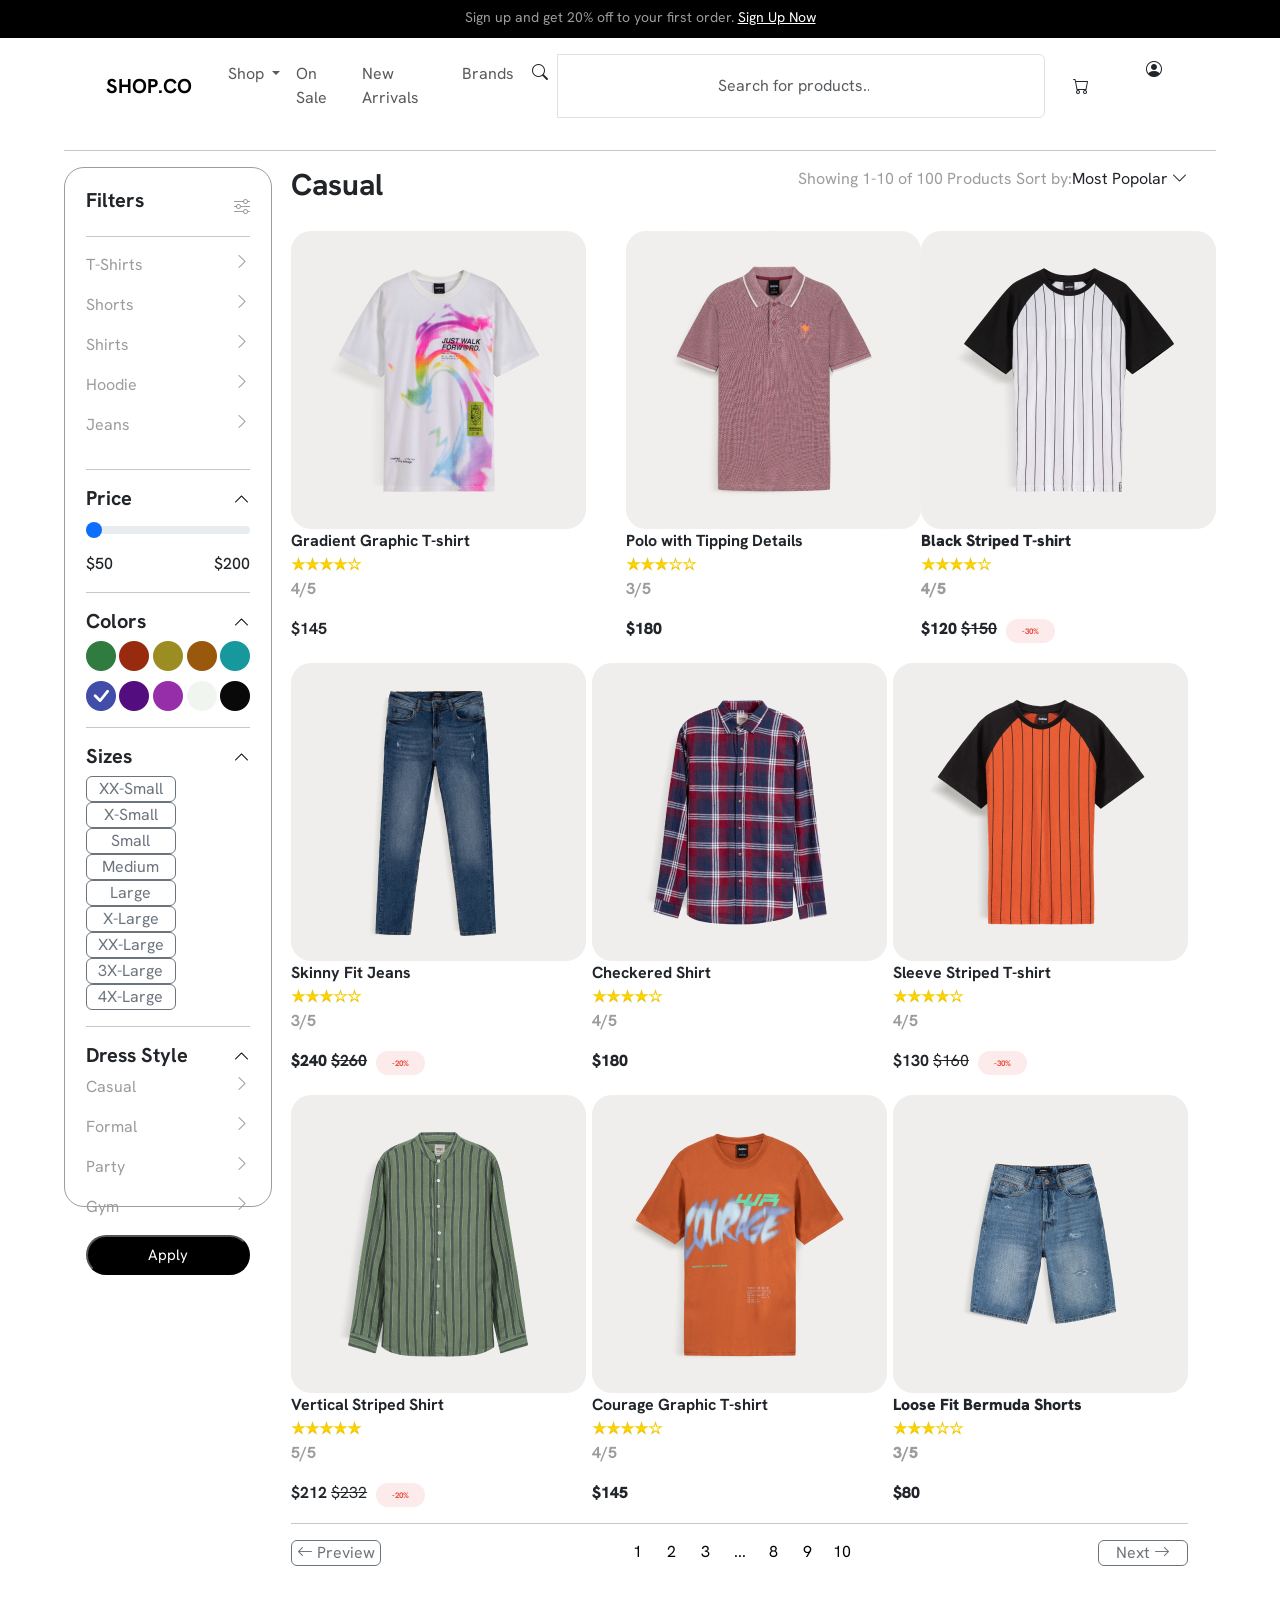
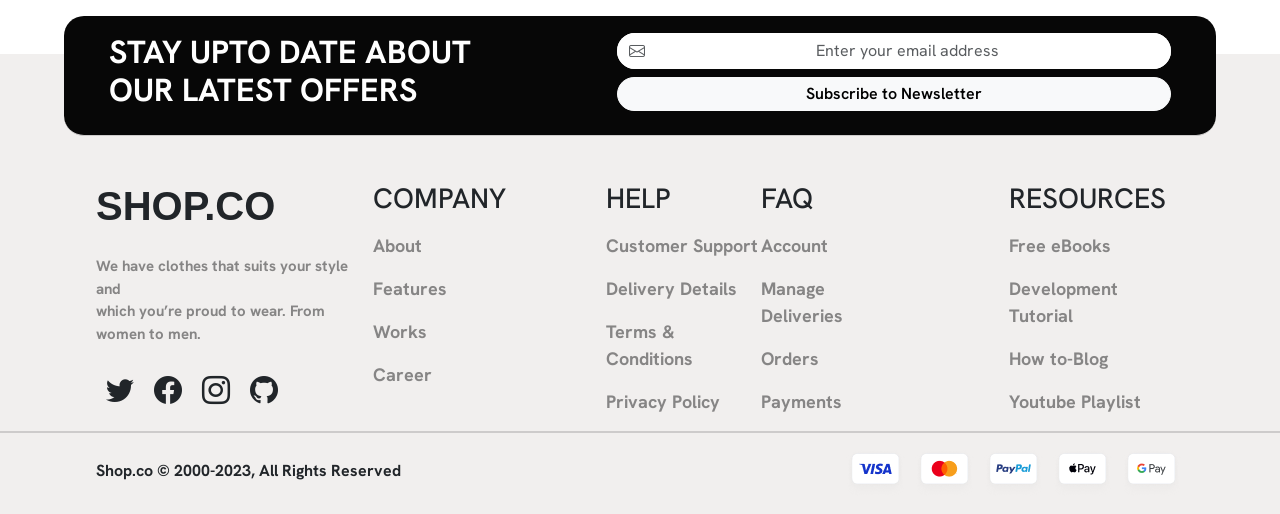
<file: category.html>
<html>

<head>
    <meta charset="utf-8">
    <meta name="viewport" content="width=device-width, initial-scale=1">
    <link rel="stylesheet" href="category.css">
    <link href="https://cdn.jsdelivr.net/npm/bootstrap-icons/font/bootstrap-icons.css" rel="stylesheet">
    <link rel="stylesheet" href="https://cdnjs.cloudflare.com/ajax/libs/font-awesome/6.5.0/css/all.min.css">
    <link href="https://cdn.jsdelivr.net/npm/bootstrap@5.3.8/dist/css/bootstrap.min.css" rel="stylesheet"
        integrity="sha384-sRIl4kxILFvY47J16cr9ZwB07vP4J8+LH7qKQnuqkuIAvNWLzeN8tE5YBujZqJLB" crossorigin="anonymous">
    <title>Category Page</title>
</head>

<body>
    <div class="top">
        <p>Sign up and get 20% off to your first order. <a class="link" href="signup.html">Sign Up Now</a></p>
    </div>
    <div class="main">
        <div class="top-menu">
            <nav class="navbar navbar-expand-lg ">
                <div class="container-fluid">
                    <a class="navbar-brand" href="#"><b>SHOP.CO</b></a>
                    <nav class="navbar navbar-expand-lg ">
                        <div class="container-fluid">
                            <button class="navbar-toggler" type="button" data-bs-toggle="collapse"
                                data-bs-target="#navbarTogglerDemo01" aria-controls="navbarTogglerDemo01"
                                aria-expanded="false" aria-label="Toggle navigation">
                                <span class="navbar-toggler-icon"></span>
                            </button>
                            <div class="collapse navbar-collapse" id="navbarTogglerDemo01">
                                <ul class="navbar-nav me-auto mb-2 mb-lg-0">
                                    <li class="nav-item dropdown">
                                        <a class="nav-link dropdown-toggle" href="#" role="button"
                                            data-bs-toggle="dropdown" aria-expanded="false">
                                            Shop
                                        </a>
                                        <ul class="dropdown-menu">
                                            <li><a class="dropdown-item" href="#">Casual</a></li>
                                            <li><a class="dropdown-item" href="#">Formal</a></li>
                                            <li><a class="dropdown-item" href="#">Party</a></li>
                                            <li><a class="dropdown-item" href="#">GYM</a></li>
                                        </ul>
                                    </li>
                                    <li class="nav-item">
                                        <a class="nav-link" aria-current="page" href="#">On Sale</a>
                                    </li>
                                    <li class="nav-item dropdown">
                                        <a class="nav-link " aria-current="page" href="#">New Arrivals</a>
                                        <ul class="dropdown-menu">
                                            <li><a class="dropdown-item" href="#">T-Shirts</a></li>
                                            <li><a class="dropdown-item" href="#">Skinny fit jeans</a></li>

                                        </ul>
                                    </li>
                                    <li class="nav-item dropdown">
                                        <a class="nav-link " aria-current="page" href="#">Brands</a>
                                        <ul class="dropdown-menu">
                                            <li><a class="dropdown-item" href="#">VERSACE</a></li>
                                            <li><a class="dropdown-item" href="#">ZARA</a></li>
                                            <li><a class="dropdown-item" href="#">GUCCI</a></li>
                                            <li><a class="dropdown-item" href="#">PRADA</a></li>
                                            <li><a class="dropdown-item" href="#">Calvin Klein</a></li>
                                        </ul>
                                    </li>
                                    <form class="d-flex" role="search">
                                        <div class="input-group">
                                            <i class="bi bi-search"></i>
                                            <input class="form-control " type="search"
                                                placeholder="Search for products..." aria-label="Search" />
                                        </div>
                                        <button class="btn">
                                            <i class="bi bi-cart"></i>
                                        </button>
                                        <a href="login.html" class="btn">
                                            <i class="bi bi-person-circle"></i>
                                        </a>
                                    </form>
                                </ul>
                            </div>
                        </div>
                    </nav>
                </div>
            </nav>
            <hr>
            <div class="sub-main">
                <div class="filter">
                    <div class="filter1">
                        <div class="sub-filter">
                            <h5><b>Filters</b></h5>
                            <div class="filter-icon">
                                <i class="bi bi-sliders"></i>
                            </div>
                        </div>
                        <hr>
                        <div class="sub-filter">
                            <p>T-Shirts</p>
                            <i class="bi bi-chevron-right"></i>
                        </div>
                        <div class="sub-filter">
                            <p>Shorts</p>
                            <i class="bi bi-chevron-right"></i>
                        </div>
                        <div class="sub-filter">
                            <p>Shirts</p>
                            <i class="bi bi-chevron-right"></i>
                        </div>
                        <div class="sub-filter">
                            <p>Hoodie</p>
                            <i class="bi bi-chevron-right"></i>
                        </div>
                        <div class="sub-filter">
                            <p>Jeans</p>
                            <i class="bi bi-chevron-right"></i>
                        </div>
                        <hr>
                        <div class="sub-filter">
                            <h5><b>Price</b></h5>
                            <i class="bi bi-chevron-up"></i>
                        </div>
                        <div class="price-slider">

                            <div class="range-slider">
                                <input type="range" class="form-range" min="50" max="200" value="50">
                            </div>

                            <div class="range-values">
                                <span>$50</span>
                                <span>$200</span>
                            </div>
                            <hr>
                        </div>
                        <div class="sub-filter">
                            <h5><b>Colors</b></h5>
                            <i class="bi bi-chevron-up"></i>
                        </div>
                        <div class="sub-color">
                            <i class="bi bi-circle-fill" style="color: rgb(47, 123, 64); font-size: 30px;"></i>
                            <i class="bi bi-circle-fill " style="color: rgb(152, 43, 13); font-size: 30px;"></i>
                            <i class="bi bi-circle-fill" style="color:rgb(155, 141, 33); font-size: 30px;"></i>
                            <i class="bi bi-circle-fill " style="color: rgb(154, 88, 12); font-size: 30px;"></i>
                            <i class="bi bi-circle-fill" style="color:rgb(23, 152, 156); font-size: 30px;"></i>
                        </div>
                        <div class="sub-color">
                            <i class="bi bi-check-circle-fill" style="color: rgb(65, 77, 169); font-size: 30px;"></i>
                            <i class="bi bi-circle-fill " style="color: rgb(83, 13, 126); font-size: 30px;"></i>
                            <i class="bi bi-circle-fill" style="color:rgb(151, 46, 169); font-size: 30px;"></i>
                            <i class="bi bi-circle-fill " style="color: rgb(240, 245, 240); font-size: 30px;"></i>
                            <i class="bi bi-circle-fill" style="color:rgb(9, 9, 9); font-size: 30px;"></i>
                        </div>
                        <hr>
                        <div class="sub-filter">
                            <h5><b>Sizes</b></h5>
                            <i class="bi bi-chevron-up"></i>
                        </div>
                        <button type="button" class="btn btn-outline-secondary">XX-Small</button>
                        <button type="button" class="btn btn-outline-secondary">X-Small</button>
                        <button type="button" class="btn btn-outline-secondary">Small</button>
                        <button type="button" class="btn btn-outline-secondary">Medium</button>
                        <button type="button" class="btn btn-outline-secondary">Large</button>
                        <button type="button" class="btn btn-outline-secondary">X-Large</button>
                        <button type="button" class="btn btn-outline-secondary">XX-Large</button>
                        <button type="button" class="btn btn-outline-secondary">3X-Large</button>
                        <button type="button" class="btn btn-outline-secondary">4X-Large</button>
                        <hr>
                        <div class="sub-filter">
                            <h5><b>Dress Style</b></h5>
                            <i class="bi bi-chevron-up"></i>
                        </div>
                        <div class="sub-filter">
                            <p>Casual</p>
                            <i class="bi bi-chevron-right"></i>
                        </div>
                        <div class="sub-filter">
                            <p>Formal</p>
                            <i class="bi bi-chevron-right"></i>
                        </div>
                        <div class="sub-filter">
                            <p>Party</p>
                            <i class="bi bi-chevron-right"></i>
                        </div>
                        <div class="sub-filter">
                            <p>Gym</p>
                            <i class="bi bi-chevron-right"></i>
                        </div>
                        <button type="button" class="view">Apply</button>
                    </div>
                </div>
                <div class="casual">
                    <div class="sub-casual">
                        <div class="casual1">
                            <h5><b>Casual</b></h5>
                            <div class="sub-casual1">
                                <p>Showing 1-10 of 100 Products Sort by:</p>
                                <p1>Most Popolar <i class="bi bi-chevron-down"></i></p1>
                            </div>
                        </div>
                        <div class="box1">
                            <div class="sub-box1">
                                <img src="images/Fram 33.png"><br>
                                <p1><b>Gradient Graphic T-shirt<br></p1>
                                <div class="rank">
                                    <div class="stars">
                                        ★★★★☆
                                    </div>
                                    <div>
                                        <p>4/5</p>
                                    </div>
                                </div>
                                <p3>$145</b></p3></b>
                            </div>
                            <div class="box">
                                <img src="images/Fram 34.png"><br>
                                <p1><b>Polo with Tipping Details<br></p1>
                                <div class="rank">
                                    <div class="stars">
                                        ★★★☆☆
                                    </div>
                                    <div>
                                        <p>3/5</p>
                                    </div>
                                </div>
                                <p3><b>$180</b></p3>

                            </div>
                            <div class="boxx">
                                <img src="images/Frame 35.png"><br>
                                <p1><b>Black Striped T-shirt<br></p1>
                                <div class="rank">
                                    <div class="stars">
                                        ★★★★☆
                                    </div>
                                    <div>
                                        <p>4/5</p>
                                    </div>
                                </div>
                                <p3><b>$120</b></p3></b>
                                <p4><del>$150</del></p4></b>
                                <span class="badge rounded-pill px-3 py-2"
                                    style="background:#fdeaea; color:#e74c3c; font-size:8px; margin-left: 5px;">
                                    -30%
                                </span>
                            </div>
                        </div>
                        <div class="box1">
                            <div class="sub-box1">
                                <img src="images/skiny.png"><br>
                                <p1><b>Skinny Fit Jeans<br></p1>
                                <div class="rank">
                                    <div class="stars">
                                        ★★★☆☆
                                    </div>
                                    <div>
                                        <p>3/5</p>
                                    </div>
                                </div>
                                <p3><b>$240</b></p3>
                                <p4><del>$260</del></p4></b>
                                <span class="badge rounded-pill px-3 py-2"
                                    style="background:#fdeaea; color:#e74c3c; font-size:8px; margin-left: 5px;">
                                    -20%
                                </span>
                            </div>
                            <div class="sub-box1">
                                <img src="images/checker.png"><br>
                                <p1><b>Checkered Shirt<br></p1>
                                <div class="rank">
                                    <div class="stars">
                                        ★★★★☆
                                    </div>
                                    <div>
                                        <p>4/5</p>
                                    </div>
                                </div>
                                <p3><b>$180</b></p3></b>
                            </div>
                            <div class="boxx">
                                <img src="images/Frame 73.png"><br>
                                <p1><b>Sleeve Striped T-shirt<br></p1>
                                <div class="rank">
                                    <div class="stars">
                                        ★★★★☆
                                    </div>
                                    <div>
                                        <p>4/5</p>
                                    </div>
                                </div>
                                <p3>$130</b></p3></b>
                                <p4><del>$160</del></p4></b>
                                <span class="badge rounded-pill px-3 py-2"
                                    style="background:#fdeaea; color:#e74c3c; font-size:8px; margin-left: 5px;">
                                    -30%
                                </span>
                            </div>
                        </div>
                        <div class="box1">
                            <div class="sub-box1">
                                <img src="images/Fram 32.png"><br>
                                <p1><b>Vertical Striped Shirt<br></p1>
                                <div class="rank">
                                    <div class="stars">
                                        ★★★★★
                                    </div>
                                    <div>
                                        <p>5/5</p>
                                    </div>
                                </div>
                                <p3>$212</b></p3></b>
                                <p4><del>$232</del></p4></b>
                                <span class="badge rounded-pill px-3 py-2"
                                    style="background:#fdeaea; color:#e74c3c; font-size:8px; margin-left: 5px;">
                                    -20%
                                </span>
                            </div>
                            <div class="bbox">
                                <img src="images/Frame 70.png"><br>
                                <p1><b>Courage Graphic T-shirt<br></p1>
                                <div class="rank">
                                    <div class="stars">
                                        ★★★★☆
                                    </div>
                                    <div>
                                        <p>4/5</p>
                                    </div>
                                </div>
                                <p3><b>$145</b></p3>

                            </div>
                            <div class="boxx">
                                <img src="images/Frame 71.png"><br>
                                <p1><b>Loose Fit Bermuda Shorts<br></p1>
                                <div class="rank">
                                    <div class="stars">
                                        ★★★☆☆
                                    </div>
                                    <div>
                                        <p>3/5</p>
                                    </div>
                                </div>
                                <p3><b>$80</b></p3></b>
                            </div>
                        </div>
                        <hr>
                        <div class="Preview">
                            <div>
                                <button type="button" class="btn btn-outline-secondary"><i class="bi bi-arrow-left"></i>
                                    Preview</button>
                            </div>
                            <div>
                                <button type="button" class="btn1 btn-outline-secondary">1</button>
                                <button type="button" class="btn1 btn-outline-secondary">2</button>
                                <button type="button" class="btn1 btn-outline-secondary">3</button>
                                <button type="button" class="btn1 btn-outline-secondary">...</button>
                                <button type="button" class="btn1 btn-outline-secondary">8</button>
                                <button type="button" class="btn1 btn-outline-secondary">9</button>
                                <button type="button" class="btn1 btn-outline-secondary">10</button>
                            </div>
                            <div>
                                <button type="button" class="btn btn-outline-secondary">Next <i
                                        class="bi bi-arrow-right"></i></button>
                            </div>
                        </div>
                    </div>
                </div>
            </div>
            <div class="stay">
                <div>
                    <h2>STAY UPTO DATE ABOUT <br>
                        OUR LATEST OFFERS</h2>
                </div>
                <div class="sub-stay">
                    <div class="input-group mb-2 rounded-pill overflow-hidden bg-white ">
                        <span class="input-group-text bg-white border-0">
                            <i class="bi bi-envelope text-muted"></i>
                        </span>
                        <input type="email" class="form-control border-0" placeholder="Enter your email address">
                    </div>
                    <button class="btn btn-light w-100 rounded-pill py-1 fw-semibold">
                        Subscribe to Newsletter
                    </button>
                </div>
            </div>
        </div>
        <div class="bottom1">
            <div class="bottom">
                <div class="logo">
                    <div>
                        <h2>SHOP.CO</h2>
                    </div>
                    <p1>We have clothes that suits your style and<br> which you’re proud to wear. From <br>women to men.
                        </p>
                        <div class="d-flex fs-3">
                            <a href="#" class="text-dark"><i class="bi bi-twitter"></i></a>
                            <a href="#" class="text-dark"><i class="bi bi-facebook"></i></a>
                            <a href="#" class="text-dark"><i class="bi bi-instagram"></i></a>
                            <a href="#" class="text-dark"><i class="bi bi-github"></i></a>
                        </div>
                </div> <hr>
                <div class="comp1">
                    <div class="company">
                        <h3>COMPANY</h3>
                        <ul><a href="#">About</a></ul>
                        <ul><a href="#">Features</a></ul>
                        <ul><a href="#">Works</a></ul>
                        <ul><a href="#">Career</a></ul>
                    </div>
                    <div class="company">
                        <h3>HELP</h3>
                        <ul><a href="#">Customer Support</a></ul>
                        <ul><a href="#">Delivery Details</a></ul>
                        <ul><a href="#">Terms & Conditions</a></ul>
                        <ul><a href="#">Privacy Policy</a></ul>
                    </div>
                </div><hr>
                <div class="comp1">
                    <div class="company">
                        <h3>FAQ</h3>
                        <ul><a href="#">Account</a></ul>
                        <ul><a href="#">Manage Deliveries</a></ul>
                        <ul><a href="#">Orders</a></ul>
                        <ul><a href="#">Payments</a></ul>
                    </div>
                    <div class="company">
                        <h3>RESOURCES</h3>
                        <ul><a href="#">Free eBooks</a></ul>
                        <ul><a href="#">Development Tutorial</a></ul>
                        <ul><a href="#">How to-Blog</a></ul>
                        <ul><a href="#">Youtube Playlist</a></ul>
                    </div>
                </div>
            </div>
            <div class="payment">
                <div class="all">
                    <p1>Shop.co © 2000-2023, All Rights Reserved</p1>
                </div>
                <div>
                    <a href="#">
                        <img src="images/Badge.png">
                    </a>
                    <a href="#">
                        <img src="images/Badge (1).png">
                    </a>
                    <a href="#">
                        <img src="images/Badge (2).png">
                    </a>
                    <a href="#">
                        <img src="images/Badge (3).png">
                    </a>
                    <a href="#">
                        <img src="images/Badge (4).png">
                    </a>
                </div>

            </div>
        </div>
    </div>
</body>

</html>
</file>
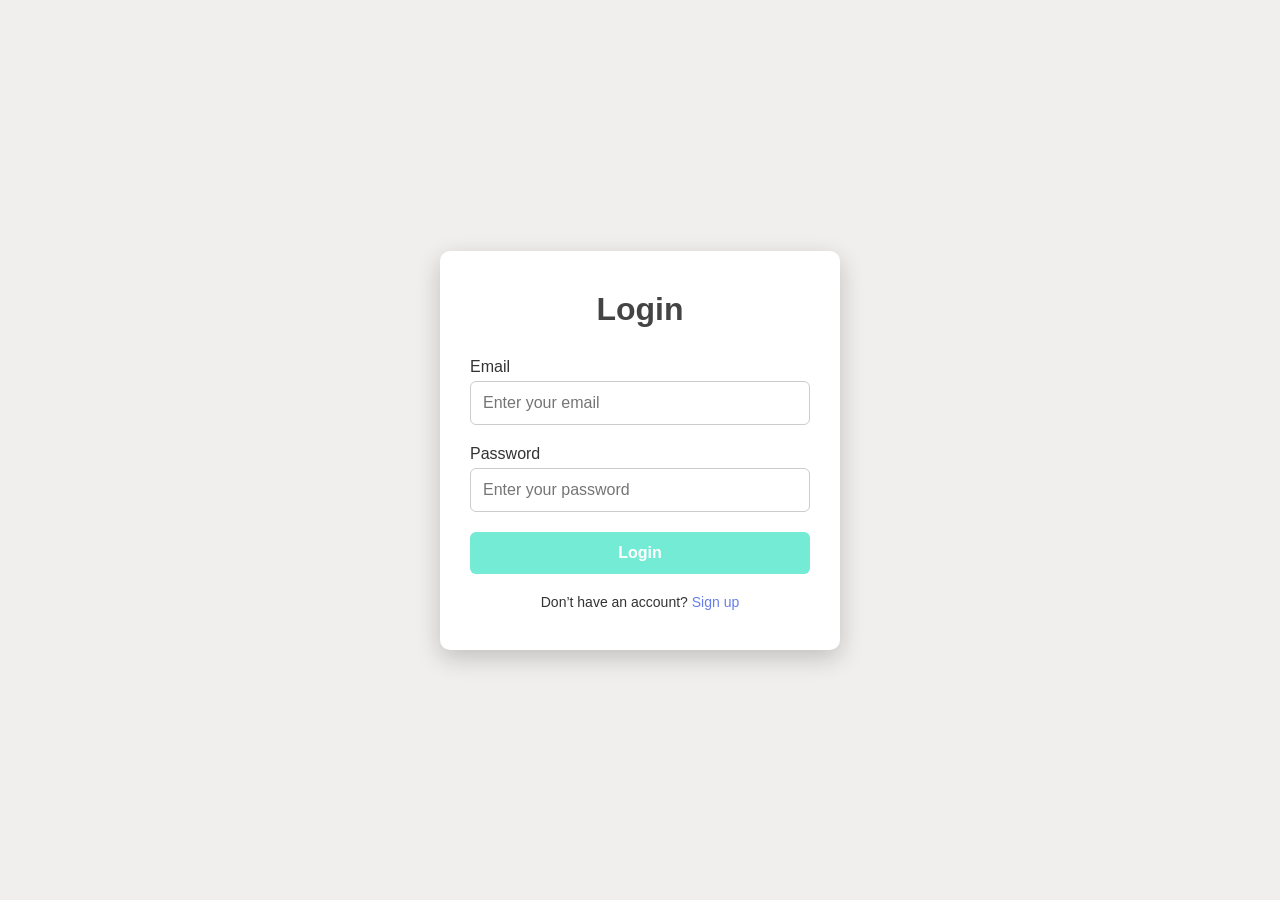
<file: login.html>
<!DOCTYPE html>
<html lang="en">
<head>
    <meta charset="UTF-8">
    <meta name="viewport" content="width=device-width, initial-scale=1.0">
    <title>Login Page</title>
    <link rel="stylesheet" href="login.css">
</head>

<body>
    <div class="form-container">
        <h1>Login</h1>
        <form action="fetch.php" method="POST">
            <div class="input-group">
                <label for="email">Email</label>
                <input type="email" class="textfield" id="email" name="Email" placeholder="Enter your email" required>
            </div>
            
            <div class="input-group">
                <label for="password">Password</label>
                <input type="password" class="textfield" name="password" id="password" placeholder="Enter your password" required>
            </div>
            
            <input type="submit" value="Login" class="submit-btn">
            
            <div class="footer">
                Don’t have an account? <a href="signup.html">Sign up</a>
            </div>
        </form>
    </div>
</body>
</html>
</file>
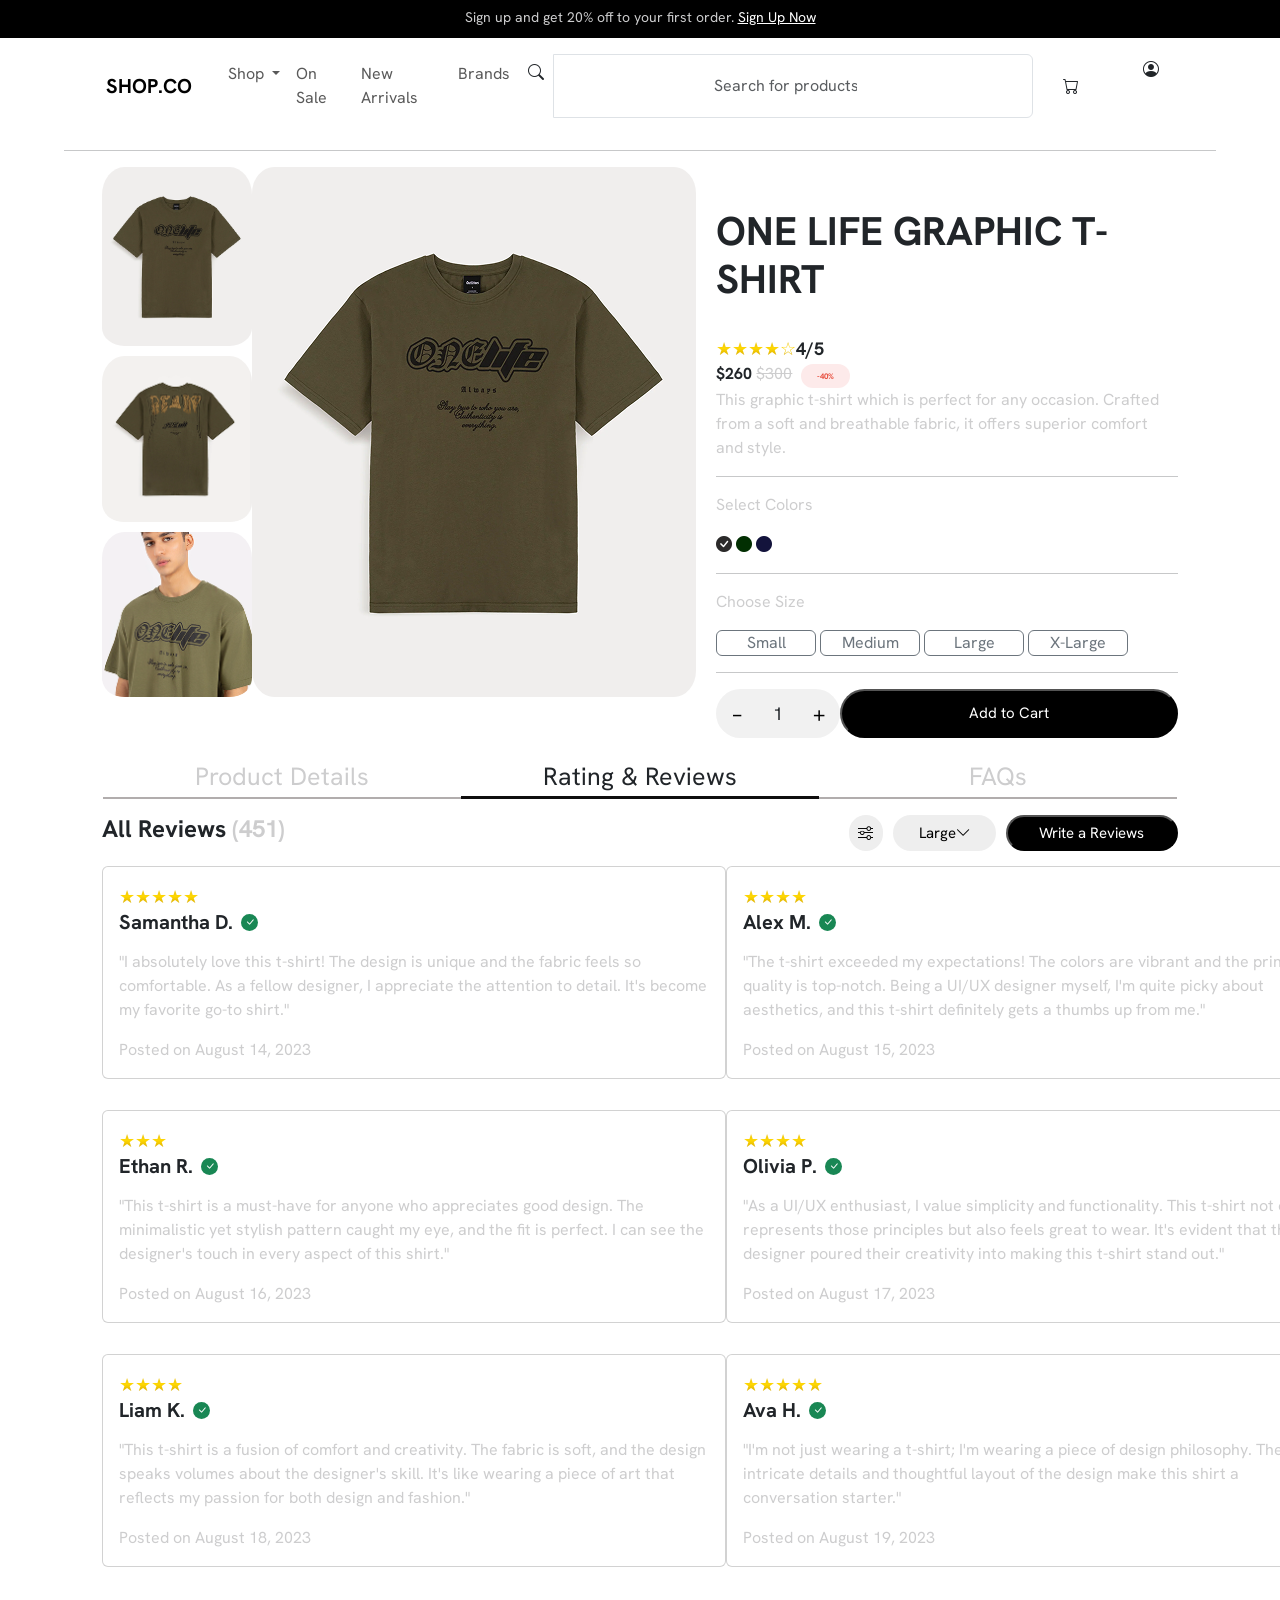
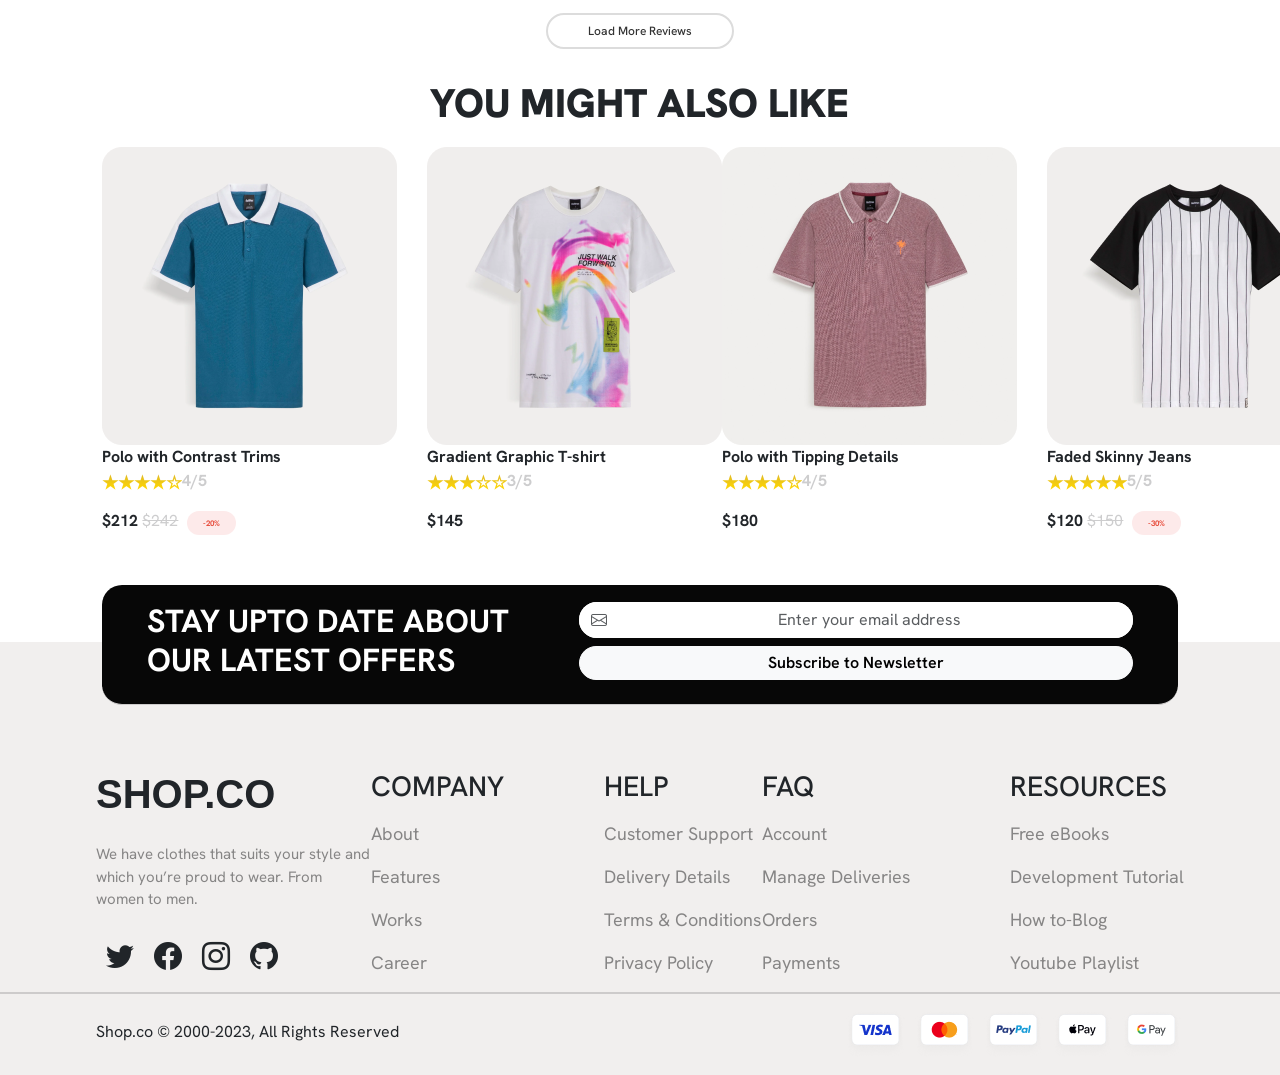
<file: product.html>
<html>

<head>
    <meta charset="utf-8">
    <meta name="viewport" content="width=device-width, initial-scale=1">
    <link rel="stylesheet" href="product.css">
    <link href="https://cdn.jsdelivr.net/npm/bootstrap-icons/font/bootstrap-icons.css" rel="stylesheet">
    <link rel="stylesheet" href="https://cdnjs.cloudflare.com/ajax/libs/font-awesome/6.5.0/css/all.min.css">
    <link href="https://cdn.jsdelivr.net/npm/bootstrap@5.3.8/dist/css/bootstrap.min.css" rel="stylesheet"
        integrity="sha384-sRIl4kxILFvY47J16cr9ZwB07vP4J8+LH7qKQnuqkuIAvNWLzeN8tE5YBujZqJLB" crossorigin="anonymous">
    <title>Product Page</title>
</head>

<body>
    <div class="top">
        <p>Sign up and get 20% off to your first order. <a class="link" href="signup.html">Sign Up Now</a></p>
    </div>
    <div class="main">
        <div class="top-menu">
            <nav class="navbar navbar-expand-lg ">
                <div class="container-fluid">
                    <a class="navbar-brand" href="#"><b>SHOP.CO</b></a>
                    <nav class="navbar navbar-expand-lg ">
                        <div class="container-fluid">
                            <button class="navbar-toggler" type="button" data-bs-toggle="collapse"
                                data-bs-target="#navbarTogglerDemo01" aria-controls="navbarTogglerDemo01"
                                aria-expanded="false" aria-label="Toggle navigation">
                                <span class="navbar-toggler-icon"></span>
                            </button>
                            <div class="collapse navbar-collapse" id="navbarTogglerDemo01">
                                <ul class="navbar-nav me-auto mb-2 mb-lg-0">
                                    <li class="nav-item dropdown">
                                        <a class="nav-link dropdown-toggle" href="#" role="button"
                                            data-bs-toggle="dropdown" aria-expanded="false">
                                            Shop
                                        </a>
                                        <ul class="dropdown-menu">
                                            <li><a class="dropdown-item" href="#">Casual</a></li>
                                            <li><a class="dropdown-item" href="#">Formal</a></li>
                                            <li><a class="dropdown-item" href="#">Party</a></li>
                                            <li><a class="dropdown-item" href="#">GYM</a></li>
                                        </ul>
                                    </li>
                                    <li class="nav-item">
                                        <a class="nav-link" aria-current="page" href="#">On Sale</a>
                                    </li>
                                    <li class="nav-item dropdown">
                                        <a class="nav-link " aria-current="page" href="#">New Arrivals</a>
                                        <ul class="dropdown-menu">
                                            <li><a class="dropdown-item" href="#">T-Shirts</a></li>
                                            <li><a class="dropdown-item" href="#">Skinny fit jeans</a></li>

                                        </ul>
                                    </li>
                                    <li class="nav-item dropdown">
                                        <a class="nav-link " aria-current="page" href="#">Brands</a>
                                        <ul class="dropdown-menu">
                                            <li><a class="dropdown-item" href="#">VERSACE</a></li>
                                            <li><a class="dropdown-item" href="#">ZARA</a></li>
                                            <li><a class="dropdown-item" href="#">GUCCI</a></li>
                                            <li><a class="dropdown-item" href="#">PRADA</a></li>
                                            <li><a class="dropdown-item" href="#">Calvin Klein</a></li>
                                        </ul>
                                    </li>
                                    <form class="d-flex" role="search">
                                        <div class="input-group">
                                            <i class="bi bi-search"></i>
                                            <input class="form-control " type="search"
                                                placeholder="Search for products..." aria-label="Search" />
                                        </div>
                                        <button class="btn">
                                            <i class="bi bi-cart"></i>
                                        </button>
                                        <a href="login.html" class="btn">
                                            <i class="bi bi-person-circle"></i>
                                        </a>
                                    </form>
                                </ul>
                            </div>
                        </div>
                    </nav>
                </div>
            </nav><hr>
        </div>
        <div class="topp">
            <div class="section">
                <div class="small-img">
                    <img src="images/image 1.png">
                    <img src="images/image 5.png">
                    <img src="images/image 6.png">
                </div>
                <div class="large-img">
                    <img src="images/image 1.png">
                </div>
            </div>
            <div class="top-text">
                <h1><b>ONE LIFE GRAPHIC T-SHIRT</b></h1><br>
                <div class="rank">
                    <div class="stars">
                        ★★★★☆
                    </div>
                    <div>
                        <p1>4/5</p1>
                    </div>
                </div>
                <p3><b>$260</b></p3>
                <p4><del>$300</del></p4></b>
                <span class="badge rounded-pill px-3 py-2"
                    style="background:#fdeaea; color:#e74c3c; font-size:8px; margin-left: 5px;">
                    -40%
                </span>
                <p>This graphic t-shirt which is perfect for any occasion. Crafted from a soft and breathable fabric, it
                    offers superior comfort and style.</p>
                <hr>
                <p>Select Colors</p>
                <div>
                    <i class="bi bi-check-circle-fill" style="color: rgb(43, 42, 42);"></i>
                    <i class="bi bi-circle-fill " style="color: rgb(2, 47, 2);"></i>
                    <i class="bi bi-circle-fill" style="color:rgb(19, 19, 60);"></i>
                </div>
                <hr>
                <p>Choose Size</p>
                <div>
                    <button type="button" class="btn btn-outline-secondary">Small</button>
                    <button type="button" class="btn btn-outline-secondary">Medium</button>
                    <button type="button" class="btn btn-outline-secondary">Large</button>
                    <button type="button" class="btn btn-outline-secondary">X-Large</button>
                </div>
                <hr>
                <div class="sub-section">
                    <div class="qty-box">

                        <button class="qty-btn">−</button>

                        <span class="qty-number">1</span>

                        <button class="qty-btn">+</button>

                    </div>
                    <button type="button" class="view">Add to Cart</button>
                </div>
            </div>
        </div>
        <div class="review">
            <div class="sub-review">
                <p>Product Details</p>
                <p2>Rating & Reviews</p2>
                <p>FAQs</p>
            </div>
            <div class="sub-review1">
                <h4><b>All Reviews <p4>(451)</p4></b></h4>
                <div class="sub-sub-review1">
                    <div class="filter-icon">
                        <i class="bi bi-sliders"></i>
                    </div>
                    <button type="button" class="btn1">Large<i class="bi bi-chevron-down"></i></button>
                    <button type="button" class="view">Write a Reviews</button>
                </div>
            </div>
            <div class="review-cards">
                <div class="card2">
                    <div class="card mb-3">
                        <div class="card-body">
                            <div class="stars">
                                ★★★★★
                            </div>
                            <div class="d-flex align-items-center mb-3">
                                <h5 class="mb-0 fw-bold me-2">Samantha D.</h5>
                                <span
                                    class="bg-success text-white rounded-circle d-flex align-items-center justify-content-center"
                                    style="width:17px;height:17px;">
                                    <i class="bi bi-check-lg" style="font-size:10px;"></i>
                                </span>
                            </div>
                            <p class="card-text">"I absolutely love this t-shirt! The design is unique and the fabric
                                feels so comfortable. As a fellow designer, I appreciate the attention to detail. It's
                                become my favorite go-to shirt."</p>
                            <p class="card-text">Posted on August 14, 2023</p>
                        </div>
                    </div>
                </div>
                <div class="card2">
                    <div class="card mb-3">
                        <div class="card-body">
                            <div class="stars">
                                ★★★★
                            </div>
                            <div class="d-flex align-items-center mb-3">
                                <h5 class="mb-0 fw-bold me-2">Alex M.</h5>
                                <span
                                    class="bg-success text-white rounded-circle d-flex align-items-center justify-content-center"
                                    style="width:17px;height:17px;">
                                    <i class="bi bi-check-lg" style="font-size:10px;"></i>
                                </span>
                            </div>
                            <p class="card-text">"The t-shirt exceeded my expectations! The colors are vibrant and the
                                print quality is top-notch. Being a UI/UX designer myself, I'm quite picky about
                                aesthetics, and this t-shirt definitely gets a thumbs up from me."</p>
                            <p class="card-text">Posted on August 15, 2023</p>
                        </div>
                    </div>
                </div>
            </div>
            <div class="review-cards">
                <div class="card2">
                    <div class="card mb-3">
                        <div class="card-body">
                            <div class="stars">
                                ★★★
                            </div>
                            <div class="d-flex align-items-center mb-3">
                                <h5 class="mb-0 fw-bold me-2">Ethan R.</h5>
                                <span
                                    class="bg-success text-white rounded-circle d-flex align-items-center justify-content-center"
                                    style="width:17px;height:17px;">
                                    <i class="bi bi-check-lg" style="font-size:10px;"></i>
                                </span>
                            </div>
                            <p class="card-text">"This t-shirt is a must-have for anyone who appreciates good design.
                                The minimalistic yet stylish pattern caught my eye, and the fit is perfect. I can see
                                the designer's touch in every aspect of this shirt."</p>
                            <p class="card-text">Posted on August 16, 2023</p>
                        </div>
                    </div>
                </div>
                <div class="card1">
                    <div class="card mb-3">
                        <div class="card-body">
                            <div class="stars">
                                ★★★★
                            </div>
                            <div class="d-flex align-items-center mb-3">
                                <h5 class="mb-0 fw-bold me-2">Olivia P.</h5>
                                <span
                                    class="bg-success text-white rounded-circle d-flex align-items-center justify-content-center"
                                    style="width:17px;height:17px;">
                                    <i class="bi bi-check-lg" style="font-size:10px;"></i>
                                </span>
                            </div>
                            <p class="card-text">"As a UI/UX enthusiast, I value simplicity and functionality. This
                                t-shirt not only represents those principles but also feels great to wear. It's evident
                                that the designer poured their creativity into making this t-shirt stand out."</p>
                            <p class="card-text">Posted on August 17, 2023</p>
                        </div>
                    </div>
                </div>
            </div>
            <div class="review-cards">
                <div class="card1">
                    <div class="card mb-3" style="width: 39rem; height: auto;">
                        <div class="card-body">
                            <div class="stars">
                                ★★★★
                            </div>
                            <div class="d-flex align-items-center mb-3">
                                <h5 class="mb-0 fw-bold me-2">Liam K.</h5>
                                <span
                                    class="bg-success text-white rounded-circle d-flex align-items-center justify-content-center"
                                    style="width:17px;height:17px;">
                                    <i class="bi bi-check-lg" style="font-size:10px;"></i>
                                </span>
                            </div>
                            <p class="card-text">"This t-shirt is a fusion of comfort and creativity. The fabric is
                                soft, and the design speaks volumes about the designer's skill. It's like wearing a
                                piece of art that reflects my passion for both design and fashion."</p>
                            <p class="card-text">Posted on August 18, 2023</p>
                        </div>
                    </div>
                </div>
                <div class="card1">
                    <div class="card mb-3" style="width: 39rem; height: auto;">
                        <div class="card-body">
                            <div class="stars">
                                ★★★★★
                            </div>
                            <div class="d-flex align-items-center mb-3">
                                <h5 class="mb-0 fw-bold me-2">Ava H.</h5>
                                <span
                                    class="bg-success text-white rounded-circle d-flex align-items-center justify-content-center"
                                    style="width:17px;height:17px;">
                                    <i class="bi bi-check-lg" style="font-size:10px;"></i>
                                </span>
                            </div>
                            <p class="card-text">"I'm not just wearing a t-shirt; I'm wearing a piece of design
                                philosophy. The intricate details and thoughtful layout of the design make this shirt a
                                conversation starter."</p>
                            <p class="card-text">Posted on August 19, 2023</p>
                        </div>
                    </div>
                </div>
            </div>
            <div class="view-btn">
                <button class="view-all-btn">
                    Load More Reviews
                </button>
            </div>
            <div class="new">
                <h2>YOU MIGHT ALSO LIKE</h2>
                <div class="box">
                    <div class="box2">
                        <div class="boxx">
                            <div class="sub-box">
                                <img src="images/Frame 32.png"><br>
                                <p1><b>Polo with Contrast Trims<br></p1>
                                <div class="rank">
                                    <div class="stars">
                                        ★★★★☆
                                    </div>
                                    <div>
                                        <p>4/5</p>
                                    </div>
                                </div>
                                <p3>$212</b></p3></b>
                                <p4><del>$242</del></p4></b>
                                <span class="badge rounded-pill px-3 py-2"
                                    style="background:#fdeaea; color:#e74c3c; font-size:8px; margin-left: 5px;">
                                    -20%
                                </span>
                            </div>
                            <div class="sub-box">
                                <img src="images/Frame 33.png"><br>
                                <p1><b>Gradient Graphic T-shirt<br></p1>
                                <div class="rank">
                                    <div class="stars">
                                        ★★★☆☆
                                    </div>
                                    <div>
                                        <p>3/5</p>
                                    </div>
                                </div>
                                <p3>$145</b></p3></b>
                            </div>
                        </div>
                        <div class="boxx">
                            <div class="sub-box">
                                <img src="images/Frame 34.png"><br>
                                <p1><b>Polo with Tipping Details<br></p1>
                                <div class="rank">
                                    <div class="stars">
                                        ★★★★☆
                                    </div>
                                    <div>
                                        <p>4/5</p>
                                    </div>
                                </div>
                                <p3>$180</b></p3></b>
                            </div>
                            <div class="sub-box">
                                <img src="images/Frame 38.png"><br>
                                <p1><b>Faded Skinny Jeans<br></p1>
                                <div class="rank">
                                    <div class="stars">
                                        ★★★★★
                                    </div>
                                    <div>
                                        <p>5/5</p>
                                    </div>
                                </div>
                                <p3>$120</b></p3></b>
                                <p4><del>$150</del></p4></b>
                                <span class="badge rounded-pill px-3 py-2"
                                    style="background:#fdeaea; color:#e74c3c; font-size:8px; margin-left: 5px;">
                                    -30%
                                </span>
                            </div>
                        </div>
                    </div>
                </div>
            </div>
            <div class="stay">
                <div>
                    <h2>STAY UPTO DATE ABOUT <br>
                        OUR LATEST OFFERS</h2>
                </div>
                <div class="sub-stay">
                    <div class="input-group mb-2 rounded-pill overflow-hidden bg-white ">
                        <span class="input-group-text bg-white border-0">
                            <i class="bi bi-envelope text-muted"></i>
                        </span>
                        <input type="email" class="form-control border-0" placeholder="Enter your email address">
                    </div>
                    <button class="btn btn-light w-100 rounded-pill py-1 fw-semibold">
                        Subscribe to Newsletter
                    </button>
                </div>
            </div>
        </div>
        <div class="bottom1">
            <div class="bottom">
                <div class="logo">
                    <div>
                        <h2>SHOP.CO</h2>
                    </div>
                    <p1>We have clothes that suits your style and<br> which you’re proud to wear. From <br>women to men.
                        </p>
                        <div class="d-flex fs-3">
                            <a href="#" class="text-dark"><i class="bi bi-twitter"></i></a>
                            <a href="#" class="text-dark"><i class="bi bi-facebook"></i></a>
                            <a href="#" class="text-dark"><i class="bi bi-instagram"></i></a>
                            <a href="#" class="text-dark"><i class="bi bi-github"></i></a>
                        </div>
                </div>
                <div class="comp1">
                    <div class="company">
                        <h3>COMPANY</h3>
                        <ul><a href="#">About</a></ul>
                        <ul><a href="#">Features</a></ul>
                        <ul><a href="#">Works</a></ul>
                        <ul><a href="#">Career</a></ul>
                    </div>
                    <div class="company">
                        <h3>HELP</h3>
                        <ul><a href="#">Customer Support</a></ul>
                        <ul><a href="#">Delivery Details</a></ul>
                        <ul><a href="#">Terms & Conditions</a></ul>
                        <ul><a href="#">Privacy Policy</a></ul>
                    </div>
                </div>
                <div class="comp1">
                    <div class="company">
                        <h3>FAQ</h3>
                        <ul><a href="#">Account</a></ul>
                        <ul><a href="#">Manage Deliveries</a></ul>
                        <ul><a href="#">Orders</a></ul>
                        <ul><a href="#">Payments</a></ul>
                    </div>
                    <div class="company">
                        <h3>RESOURCES</h3>
                        <ul><a href="#">Free eBooks</a></ul>
                        <ul><a href="#">Development Tutorial</a></ul>
                        <ul><a href="#">How to-Blog</a></ul>
                        <ul><a href="#">Youtube Playlist</a></ul>
                    </div>
                </div>
            </div>
            <div class="payment">
                <div class="all">
                    <p1>Shop.co © 2000-2023, All Rights Reserved</p1>
                </div>
                <div>
                    <a href="#">
                        <img src="images/Badge.png">
                    </a>
                    <a href="#">
                        <img src="images/Badge (1).png">
                    </a>
                    <a href="#">
                        <img src="images/Badge (2).png">
                    </a>
                    <a href="#">
                        <img src="images/Badge (3).png">
                    </a>
                    <a href="#">
                        <img src="images/Badge (4).png">
                    </a>
                </div>

            </div>
        </div>
    </div>

</body>

</html>
</file>
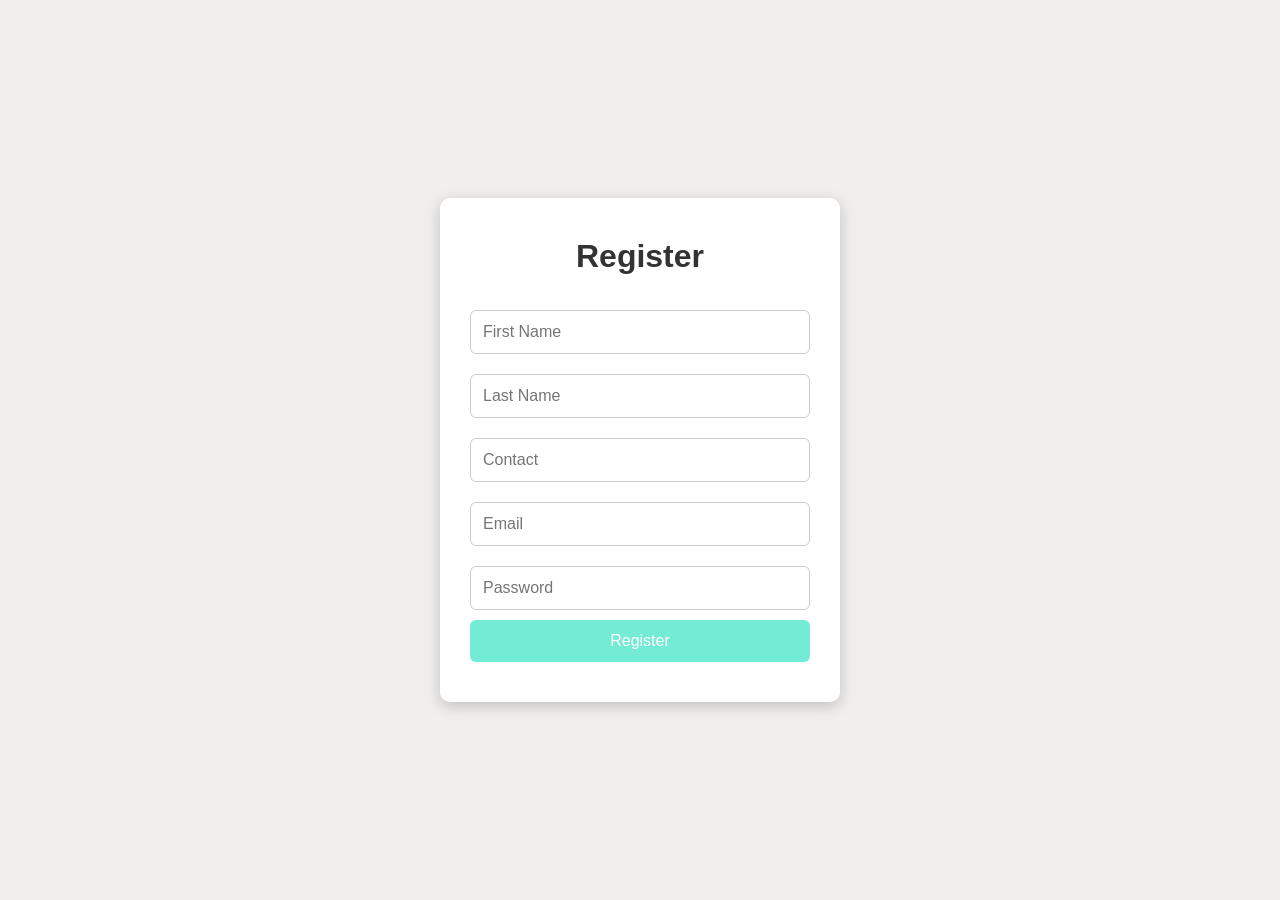
<file: signup.html>
<!DOCTYPE html>
<html lang="en">
<head>
    <meta charset="UTF-8">
    <title>Registration Page</title>
    <link rel="stylesheet" href="signup.css">
</head>
<body>
    <div class="form-container">
        <h1>Register</h1>
        <form action="connect.php" method="post">
            <input type="text" name="FirstName" class="text-field" placeholder="First Name" required>
            <input type="text" name="LastName" class="text-field" placeholder="Last Name" required>
            <input type="text" name="Contact" class="text-field" placeholder="Contact" required>
            <input type="email" name="Email" class="text-field" placeholder="Email" required>
            <input type="password" name="Password" class="text-field" placeholder="Password" required>
            <input type="submit" value="Register" class="submit-btn">
        </form>
    </div>
</body>
</html>
</file>
<file: category.css>
@import url('https://fonts.googleapis.com/css2?family=Hanken+Grotesk:ital,wght@0,100..900;1,100..900&family=Inter:ital,opsz,wght@0,14..32,100..900;1,14..32,100..900&display=swap');


* {
    margin: 0;
    padding: 0;
    box-sizing: border-box;
    font-family: 'Hanken Grotesk', sans-serif;
}

.top {
    background-color: black;
    background-size: cover;
    color: white;
    width: 100%;
    height: 38px;
    background-repeat: no-repeat;
}

.top p {
    padding-top: 10px;
    font-style: normal;
    text-align: center;
    font-weight: 400;
    font-size: 14px;
    line-height: 100%;
    letter-spacing: 0%;
}

.link {
    color: white;
}

.top-menu {
    margin: 0 5%;
    height: 101rem;
}

.navbar-brand {
    font-family: Arial, Helvetica, sans-serif;
    padding-left: 30px;
}

.nav-item.dropdown:hover .dropdown-menu {
    display: block;
}

.d-flex i {
    margin: 10px;
}

input.form-control {
    padding: 6px 10rem;

}

button.btn {
    padding: 0%;
}

hr {
    color: rgb(196, 194, 194);
    margin: 0;
}

.filter {
    width: 20%;
    height: 65rem;
    border: 1px solid rgb(157, 156, 154);
    ;
    border-radius: 20px;
}

.filter1 {
    width: 80%;
    margin: 20px 10%;
}

.sub-filter {
    display: flex;
    justify-content: space-between;
}

.filter-icon {
    padding: 10px 0 0 90px;
    color: rgb(157, 156, 154);
}

.price-slider {
    width: 100%;
}

.range-slider {
    position: relative;
}

.range-slider input[type="range"] {
    width: 100%;
}

.range-values {
    display: flex;
    justify-content: space-between;
    margin-top: 10px;
    font-weight: 500;
}

.sub-color {
    display: flex;
    justify-content: space-between;
    margin-bottom: 10px;
}

.btn {
    width: 90px;
    height: auto;
}

.bi-chevron-up {
    color: rgb(0, 0, 0);
    padding-top: 5px;
}

p {
    color: rgb(157, 156, 154);
}

.bi-chevron-right {
    color: rgb(157, 156, 154);
}

.view {
    width: 100%;
    height: 40px;
    border-radius: 40px;
    background-color: black;
    color: white;
    font-size: 15px;
}

.sub-main {
    display: flex;
}

.casual {
    width: 90%;
    margin-left: 10px;
}

.sub-casual {
    width: 98%;
    height: auto;
    padding: 0 1%;
}

.casual1 {
    display: flex;
    justify-content: space-between;
}

.casual h5 {
    font-size: 30px;
}

.sub-casual1 {
    display: flex;
}

.box1 {
    display: flex;
    justify-content: space-between;
    padding-top: 20px;
}

.box {
    margin-left: 40px;
}
.box:hover , .sub-box1:hover , .boxx:hover , .bbox:hover {
    transform: scale(1.0);
    box-shadow: 0px 4px 15px rgba(0, 0, 0, 0.3);
    cursor: pointer;
    border-radius: 20px;
}

.stars {
    background: linear-gradient(#d4af37, #ffd700, #b8860b);
    -webkit-background-clip: text;
    -webkit-text-fill-color: transparent;
}

.btn1 {
    width: 30px;
    height: auto;
    border-radius: 5px;
    border: none;
    background: none;
}

.btn1:hover {
    background-color: rgb(115, 114, 114);
    color: white;
}

.preview {
    display: flex;
    justify-content: space-between;
}

.stay {
    background-color: rgb(7, 7, 7);
    border-bottom: 1px solid rgb(205, 203, 203);
    height: auto;
    padding: 17px 45px;
    border-radius: 20px;
    display: flex;
    justify-content: space-between;
    position: relative;
    margin-top: 50px;
}

.stay h2 {
    color: white;
    font-weight: bold;
}

.bottom1 {
    background-color: rgb(241, 239, 238);
    height: auto;
}

.bottom {
    padding: 8rem 6rem 0;
    display: flex;
    justify-content: space-between;
    border-bottom: 2px solid rgb(205, 203, 203);
}

.logo h2 {
    font-size: 2.5rem;
    font-weight: bold;
    margin-bottom: 25px;
    font-family: Impact, Haettenschweiler, 'Arial Narrow Bold', sans-serif;
}

.bottom p1 {
    font-size: 15px;
    color: #868585;
}

.logo a {
    margin-top: 15px;
}

.company a {
    text-decoration: none;
    color: #868585;
}

.comp1 {
    display: flex;
    gap: 100px;
}

.company ul {
    font-size: 18px;
    margin-top: 16px;
    padding: 0;
}

.company ul a:hover {
    color: #343434;
}

.payment {
    padding: 1rem 6rem;
    display: flex;
    justify-content: space-between;
}

.payment a {
    text-decoration: none;
}

.all {
    padding-top: 10px;
}

@media (max-width: 768px) {
    .filter {
        display: none;
    }
    .casual {
    width: 100%;
    margin-left: 10px;
}
    .sub-casual {
        width: 100%;
        height: auto;
        padding: 0;
    }

    .box , .bbox {
        margin-left: 60px;
    }

    .boxx {
        display: none;
    }

    .input-group {
        height: 2rem;
    }

    .sub-stay {
        padding: 30px 0;
    }

    .bottom {
        display: block;
        text-align: center;
        margin-top: 30px;
    }

    .logo .d-flex {
        padding-left: 190px;
    }

    .comp1 {
        display: inline-flex;
        margin-top: 30px;
    }

    .payment {
        display: inline-block;
        align-items: center;
        padding: 0 0 0 14rem;
        text-align: center;
    }
}
</file>
<file: login.css>
* {
    box-sizing: border-box;
    margin: 0;
    padding: 0;
    font-family: "Segoe UI", Tahoma, Geneva, Verdana, sans-serif;
}

body {
    background: rgb(241, 239, 238);
    height: 100vh;
    display: flex;
    justify-content: center;
    align-items: center;
    color: #333;
}

.form-container {
    background: #fff;
    padding: 40px 30px;
    border-radius: 10px;
    width: 100%;
    max-width: 400px;
    box-shadow: 0 8px 25px rgba(0, 0, 0, 0.2);
    text-align: center;
}

h1 {
    margin-bottom: 30px;
    color: #444;
}

.input-group {
    margin-bottom: 20px;
    text-align: left;
}

.input-group label {
    display: block;
    margin-bottom: 5px;
    font-weight: 500;
}

.textfield {
    width: 100%;
    padding: 12px;
    border-radius: 6px;
    border: 1px solid #ccc;
    font-size: 16px;
    transition: border-color 0.3s;
}

.textfield:focus {
    outline: none;
    border-color: #667eea;
}

.submit-btn {
    width: 100%;
    padding: 12px;
    background-color: #74ebd5;
    color: white;
    border: none;
    border-radius: 6px;
    font-size: 16px;
    font-weight: 600;
    cursor: pointer;
    transition: background-color 0.3s;
}

.submit-btn:hover {
    background-color: #56c7c0;
}

.footer {
    margin-top: 20px;
    font-size: 14px;
}

.footer a {
    color: #667eea;
    text-decoration: none;
    font-weight: 500;
}

.footer a:hover {
    text-decoration: underline;
}
</file>
<file: product.css>
@import url('https://fonts.googleapis.com/css2?family=Hanken+Grotesk:ital,wght@0,100..900;1,100..900&family=Inter:ital,opsz,wght@0,14..32,100..900;1,14..32,100..900&display=swap');


* {
    margin: 0;
    padding: 0;
    box-sizing: border-box;
    font-family: 'Hanken Grotesk', sans-serif;
}

.top {
    background-color: black;
    background-size: cover;
    color: white;
    width: 100%;
    height: 38px;
    background-repeat: no-repeat;
}

.top p {
    padding-top: 10px;
    font-style: normal;
    text-align: center;
    font-weight: 400;
    font-size: 14px;
    line-height: 100%;
    letter-spacing: 0%;
}

.link {
    color: white;
}

.top-menu {
    margin: 0 5%;
}

.navbar-brand {
    font-family: Arial, Helvetica, sans-serif;
    padding-left: 30px;
}

.nav-item.dropdown:hover .dropdown-menu {
    display: block;
}

.d-flex i {
    margin: 10px;
}

input.form-control {
    padding: 6px 10rem;

}

button.btn {
    padding: 0%;
}

.topp {
    width: 84%;
    height: auto;
    margin: 0 8%;
    display: flex;
    justify-content: space-around;
    gap: 20px;
}

.section {
    display: flex;
}

.small-img img {
    width: 150px;
    height: auto;
    padding-bottom: 10px;
    border-radius: 15%;
}

.small-img img:hover {
    transform: scale(1.1);
    box-shadow: 0px 4px 15px rgba(0, 0, 0, 0.3);
    cursor: pointer;
    border: 1px solid black;
}

.large-img img {
    border-radius: 5%;
}

.large-img img:hover {
    transform: scale(1.0);
    box-shadow: 0px 4px 15px rgba(0, 0, 0, 0.3);
    cursor: pointer;
    border: 1px solid black;
}

.top-text {
    padding-top: 40px;
}

.rank {
    display: flex;
}

.rank p1 {
    font-size: large;
    font-weight: bold;
}

.stars {
    background: linear-gradient(#d4af37, #ffd700, #b8860b);
    -webkit-background-clip: text;
    -webkit-text-fill-color: transparent;
    font-size: large;
}

p,
p4 {
    color: rgb(205, 205, 206);
}

.btn {
    width: 100px;
    height: auto;
}

.sub-section {
    display: flex;
    justify-content: space-between;
}

.qty-box {
    background: #f1f1f1;
    border-radius: 40px;
    padding: 8px 15px;
    display: inline-flex;
    align-items: center;
    gap: 25px;
    font-size: 18px;
}

.qty-btn {
    border: none;
    background: none;
    font-size: 22px;
}

.qty-number {
    min-width: 20px;
    text-align: center;
}

.view {
    width: 75%;
    border-radius: 40px;
    background-color: black;
    color: white;
    font-size: 15px;
}

.review {
    width: 84%;
    height: 91.5rem;
    margin: 20px 8%;
}

.sub-review {
    display: flex;
    justify-content: space-around;
    font-size: 25px;
}

.sub-review p {
    width: 33.3%;
    border-bottom: 2px solid rgb(177, 173, 173);
    text-align: center;
}

.card {
    width: 39rem;
    height: auto;
}

.sub-review p2 {
    width: 33.3%;
    border-bottom: 3px solid rgb(15, 14, 14);
    text-align: center;
    margin-bottom: 16px;
}

.sub-review1 {
    display: flex;
    justify-content: space-between;
    font-size: 25px;
}

.sub-sub-review1 {
    display: flex;
    gap: 10px;
}

.filter-icon {
    width: 50px;
    height: auto;
    background: #eee;
    border-radius: 40px;
    display: flex;
    justify-content: center;
    align-items: center;
}

.filter-icon i {
    font-size: 15px;
    color: black;
}

.btn1 {
    width: 150px;
    height: auto;
    background: #eee;
    border-radius: 40px;
    font-size: 15px;
    border: none;
}


.review-cards {
    display: flex;
    justify-content: space-between;
    margin-top: 15px;
}

.view-btn {
    text-align: center;
    margin: 30px 0;
}

.view-all-btn {
    padding: 7px 40px;
    border: 2px solid #dcdcdc;
    background: transparent;
    color: #333;
    font-size: 12px;
    font-weight: 500;
    border-radius: 50px;
    cursor: pointer;
    transition: all 0.3s ease;
}

.view-all-btn:hover {
    border-color: #000;
}

.new h2 {
    text-align: center;
    font-weight: 900;
    font-size: 40px;
    margin-top: 20px;
}

.box2 {
    display: flex;
    justify-content: space-between;
    margin-top: 20px;
}

.sub-box:hover {
    transform: scale(1.0);
    box-shadow: 0px 4px 15px rgba(0, 0, 0, 0.3);
    cursor: pointer;
    border-radius: 15px;
}

.boxx {
    display: flex;
    justify-content: space-between;
    gap: 30px;
}

.stay {
    background-color: rgb(7, 7, 7);
    border-bottom: 1px solid rgb(205, 203, 203);
    height: auto;
    padding: 17px 45px;
    border-radius: 20px;
    display: flex;
    justify-content: space-between;
    position: relative;
    margin-top: 50px;
}

.stay h2 {
    color: white;
    font-weight: bold;
}

.bottom1 {
    background-color: rgb(241, 239, 238);
    height: auto;
}

.bottom {
    padding: 8rem 6rem 0;
    display: flex;
    justify-content: space-between;
    border-bottom: 2px solid rgb(205, 203, 203);
}

.logo h2 {
    font-size: 2.5rem;
    font-weight: bold;
    margin-bottom: 25px;
    font-family: Impact, Haettenschweiler, 'Arial Narrow Bold', sans-serif;
}

.bottom p1 {
    font-size: 15px;
    color: #868585;
}

.logo a {
    margin-top: 15px;
}

.company a {
    text-decoration: none;
    color: #868585;
}

.comp1 {
    display: flex;
    gap: 100px;
}

.company ul {
    font-size: 18px;
    margin-top: 16px;
    padding: 0;
}

.company ul a:hover {
    color: #343434;
}

.payment {
    padding: 1rem 6rem;
    display: flex;
    justify-content: space-between;
}

.payment a {
    text-decoration: none;
}

.all {
    padding-top: 10px;
}

@media (max-width: 768px) {
    .topp {
        display: inline;
        width: 80%;
        height: auto;
        margin: 0 10%;
    }

    .section {
        width: 80%;
        margin: 0 10%;
        gap: 25px;
    }

    .small-img {
        display: grid;
    }

    .top-text {
        width: 80%;
        margin: 0 10%;
    }

    .btn1 {
        display: none;
    }

    p,
    p2 {
        font-size: 20px;
    }

    .sub-review1 {
        margin-bottom: 20px;
    }

    .review-cards {
        display: inline;
    }

    .card1 {
        display: none;
    }

    .box2 {
        display: inline;
    }

    .boxx {
        margin-bottom: 20px;
    }

    .review {
        height: 123.5rem;
    }

    .input-group {
        height: 2rem;
    }

    .sub-stay {
        padding: 30px 0;
    }

    .bottom {
        display: block;
        text-align: center;
        margin-top: 30px;
    }

    .logo .d-flex {
        padding-left: 190px;
    }

    .comp1 {
        display: inline-flex;
        margin-top: 30px;
    }

    .payment {
        display: inline-block;
        align-items: center;
        padding: 0 0 0 14rem;
        text-align: center;
    }
}

@media (max-width: 600px) {
    .topp {
        width: 80%;
    }

    .section {
        display: inline;
    }

    .small-img {
        display: flex;
        justify-content: space-around;
    }

    .small-img img {
        width: 180px;
    }

    .large-img {
        margin: 0 10px;
    }

    .large-img img {
        width: 580px;
    }

    p,
    p2 {
        font-size: 15px;
    }

    h4,
    p4 {
        font-size: 15px;
    }

    .card {
        width: 31.5rem;
        height: auto;
    }
    .sub-box img {
        width: 250px;
    }
    .stay {
        display: inline-block;
    }
    .review {
        height: 112rem;
    }
    .logo .d-flex {
        padding-left: 115px;
    }
    .payment {
        padding: 0 0 0 9rem;
    }
}
</file>
<file: signup.css>
* {
    margin: 0;
    padding: 0;
    box-sizing: border-box;
    font-family: "Segoe UI", Tahoma, Geneva, Verdana, sans-serif;
}

body {
    background: rgb(241, 239, 238);
    height: 100vh;
    display: flex;
    justify-content: center;
    align-items: center;
}

.form-container {
    background-color: white;
    padding: 40px 30px;
    border-radius: 10px;
    box-shadow: 0 4px 15px rgba(0,0,0,0.2);
    width: 400px;
    text-align: center;
}

.form-container h1 {
    margin-bottom: 25px;
    color: #333;
}

.text-field {
    width: 100%;
    padding: 12px;
    margin: 10px 0;
    border: 1px solid #ccc;
    border-radius: 6px;
    font-size: 16px;
    transition: border-color 0.3s;
}

.text-field:focus {
    border-color: #74ebd5;
    outline: none;
}

.submit-btn {
    width: 100%;
    padding: 12px;
    background-color: #74ebd5;
    color: white;
    font-size: 16px;
    border: none;
    border-radius: 6px;
    cursor: pointer;
    transition: background-color 0.3s;
}

.submit-btn:hover {
    background-color: #56c7c0;
}
</file>
